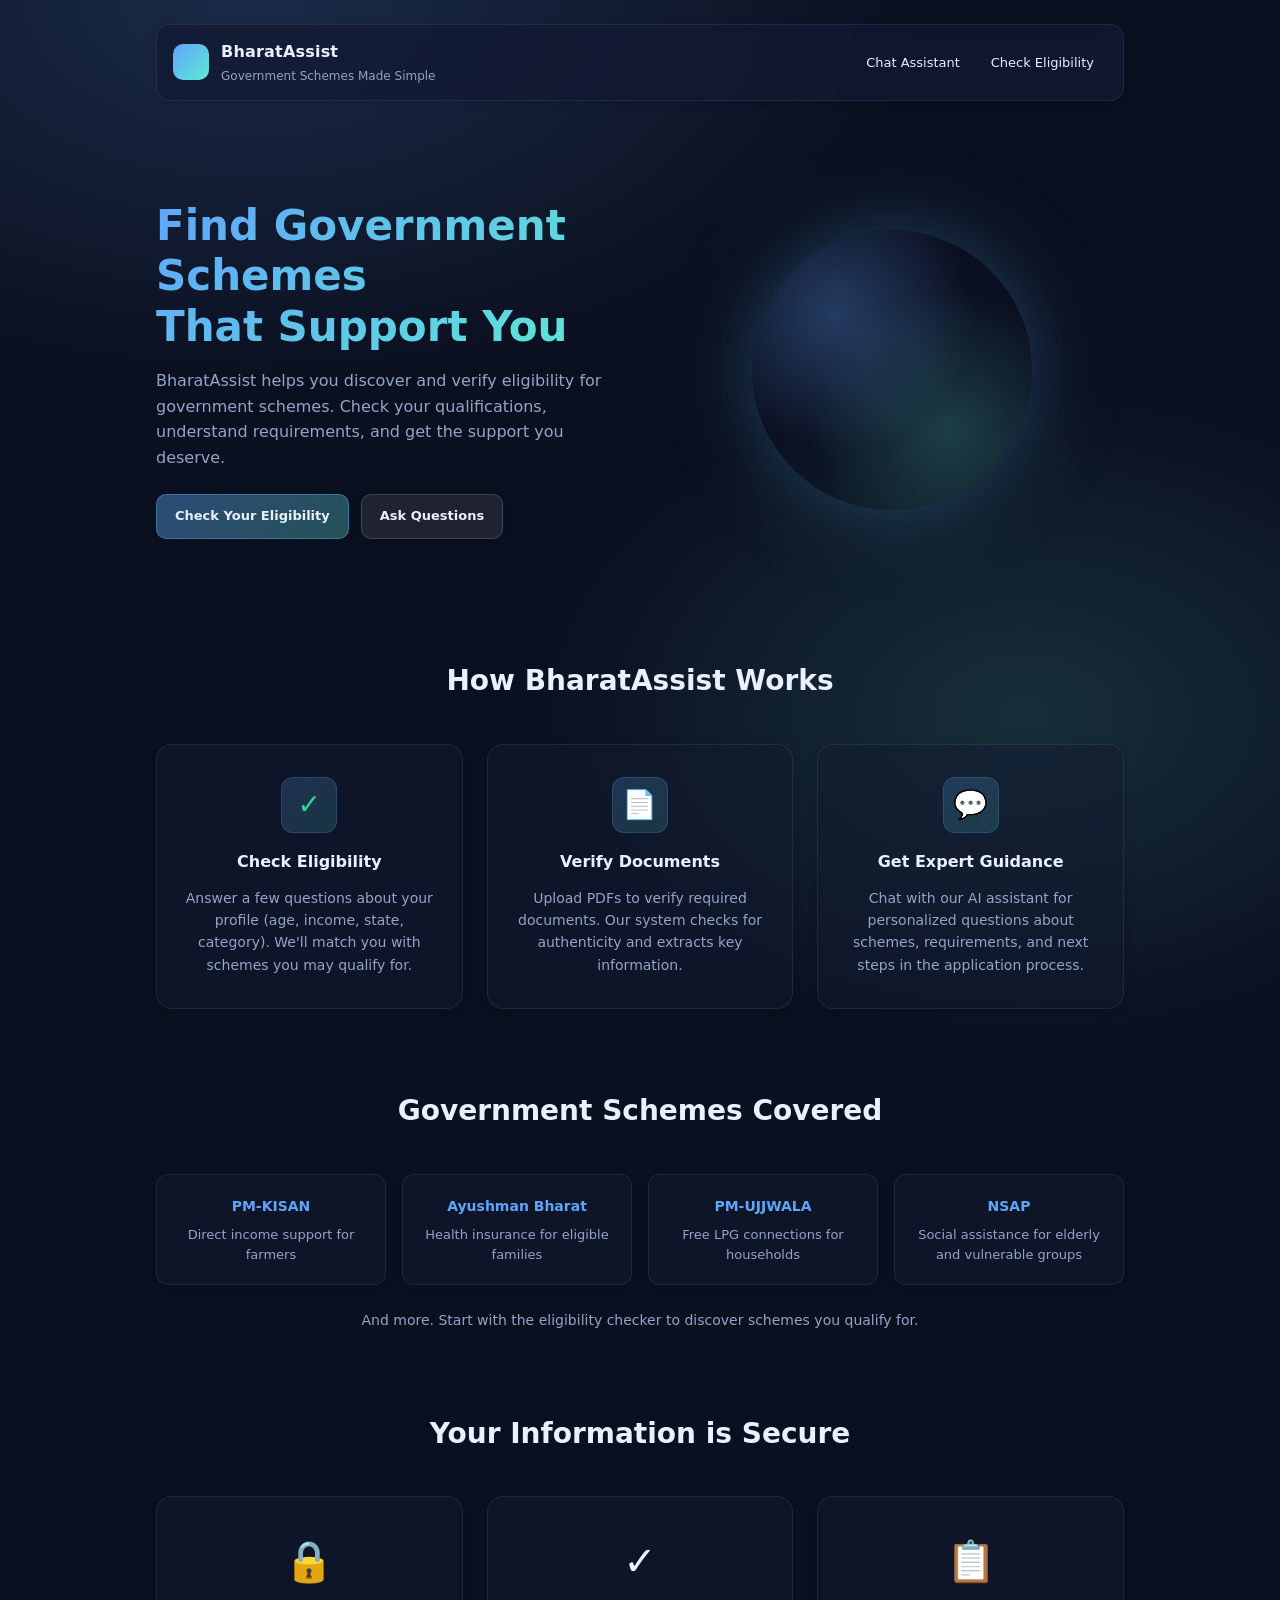
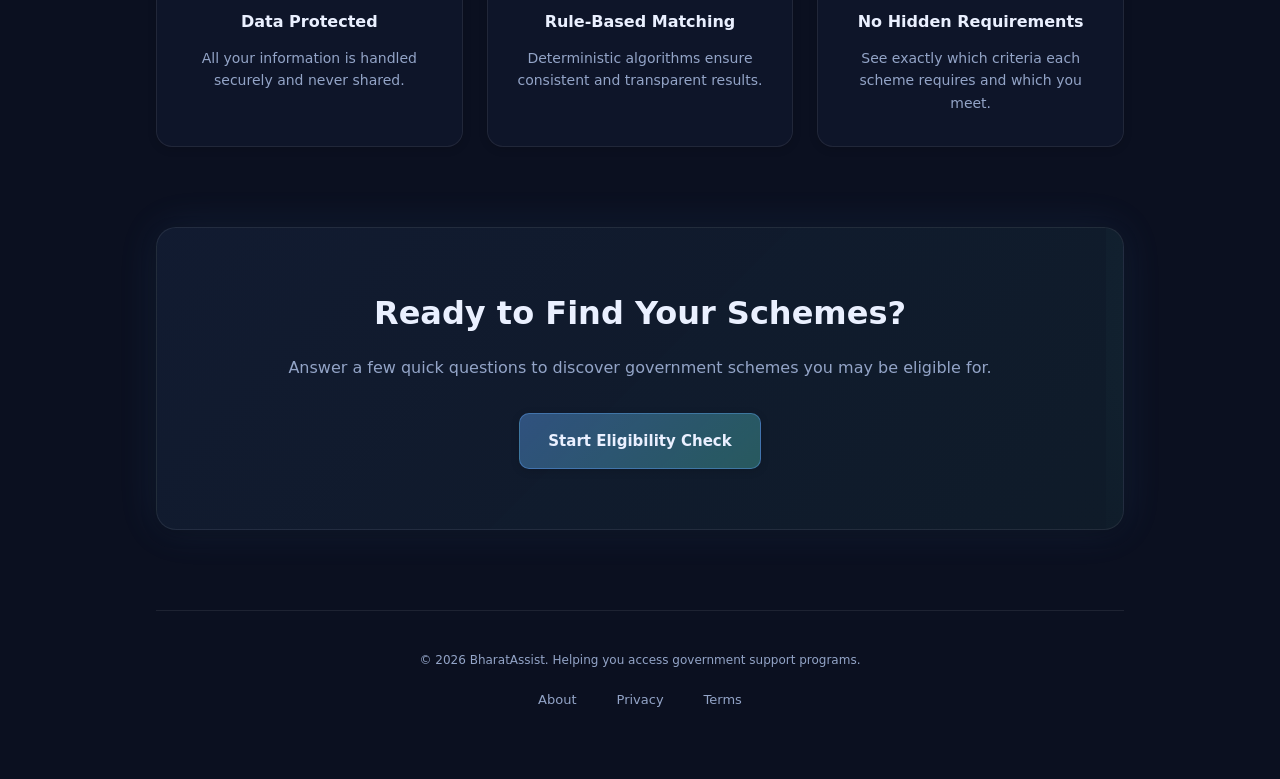
<file: frontend/index.html>
<!doctype html>
<html lang="en">
  <head>
    <meta charset="utf-8" />
    <meta name="viewport" content="width=device-width, initial-scale=1" />
    <title>BharatAssist – Find Government Schemes for You</title>
    <link rel="stylesheet" href="./style.css" />
  </head>
  <body>
    <div class="container">
      <header>
        <div class="brand">
          <div class="logo" aria-hidden="true"></div>
          <div>
            <h1>BharatAssist</h1>
            <p>Government Schemes Made Simple</p>
          </div>
        </div>
        <nav>
          <a href="./chat.html">Chat Assistant</a>
          <a href="./eligibility.html">Check Eligibility</a>
        </nav>
      </header>

      <!-- Hero Section -->
      <section class="hero">
        <div class="hero-content">
          <h2 class="hero-title">Find Government Schemes<br />That Support You</h2>
          <p class="hero-description">
            BharatAssist helps you discover and verify eligibility for government schemes.
            Check your qualifications, understand requirements, and get the support you deserve.
          </p>
          <div class="hero-actions">
            <a href="./eligibility.html" class="btn btn-primary">Check Your Eligibility</a>
            <a href="./chat.html" class="btn btn-secondary">Ask Questions</a>
          </div>
        </div>
        <div class="hero-visual" aria-hidden="true">
          <div class="hero-glyph"></div>
        </div>
      </section>

      <!-- Features Section -->
      <section class="features">
        <h3>How BharatAssist Works</h3>
        <div class="features-grid">
          <div class="feature-card">
            <div class="feature-icon icon-check"></div>
            <h4>Check Eligibility</h4>
            <p>
              Answer a few questions about your profile (age, income, state, category).
              We'll match you with schemes you may qualify for.
            </p>
          </div>
          <div class="feature-card">
            <div class="feature-icon icon-document"></div>
            <h4>Verify Documents</h4>
            <p>
              Upload PDFs to verify required documents.
              Our system checks for authenticity and extracts key information.
            </p>
          </div>
          <div class="feature-card">
            <div class="feature-icon icon-chat"></div>
            <h4>Get Expert Guidance</h4>
            <p>
              Chat with our AI assistant for personalized questions about schemes,
              requirements, and next steps in the application process.
            </p>
          </div>
        </div>
      </section>

      <!-- Schemes Overview -->
      <section class="schemes-overview">
        <h3>Government Schemes Covered</h3>
        <div class="schemes-list">
          <div class="scheme-item">
            <h4>PM-KISAN</h4>
            <p>Direct income support for farmers</p>
          </div>
          <div class="scheme-item">
            <h4>Ayushman Bharat</h4>
            <p>Health insurance for eligible families</p>
          </div>
          <div class="scheme-item">
            <h4>PM-UJJWALA</h4>
            <p>Free LPG connections for households</p>
          </div>
          <div class="scheme-item">
            <h4>NSAP</h4>
            <p>Social assistance for elderly and vulnerable groups</p>
          </div>
        </div>
        <p class="schemes-note">And more. Start with the eligibility checker to discover schemes you qualify for.</p>
      </section>

      <!-- Security Section -->
      <section class="security">
        <h3>Your Information is Secure</h3>
        <div class="security-grid">
          <div class="security-item">
            <div class="security-icon">🔒</div>
            <h4>Data Protected</h4>
            <p>All your information is handled securely and never shared.</p>
          </div>
          <div class="security-item">
            <div class="security-icon">✓</div>
            <h4>Rule-Based Matching</h4>
            <p>Deterministic algorithms ensure consistent and transparent results.</p>
          </div>
          <div class="security-item">
            <div class="security-icon">📋</div>
            <h4>No Hidden Requirements</h4>
            <p>See exactly which criteria each scheme requires and which you meet.</p>
          </div>
        </div>
      </section>

      <!-- CTA Section -->
      <section class="cta-section">
        <h3>Ready to Find Your Schemes?</h3>
        <p>Answer a few quick questions to discover government schemes you may be eligible for.</p>
        <a href="./eligibility.html" class="btn btn-primary btn-large">Start Eligibility Check</a>
      </section>

      <!-- Footer -->
      <footer class="landing-footer">
        <p>&copy; 2026 BharatAssist. Helping you access government support programs.</p>
        <div class="footer-links">
          <a href="#about">About</a>
          <a href="#privacy">Privacy</a>
          <a href="#terms">Terms</a>
        </div>
      </footer>
    </div>
  </body>
</html>
</file>
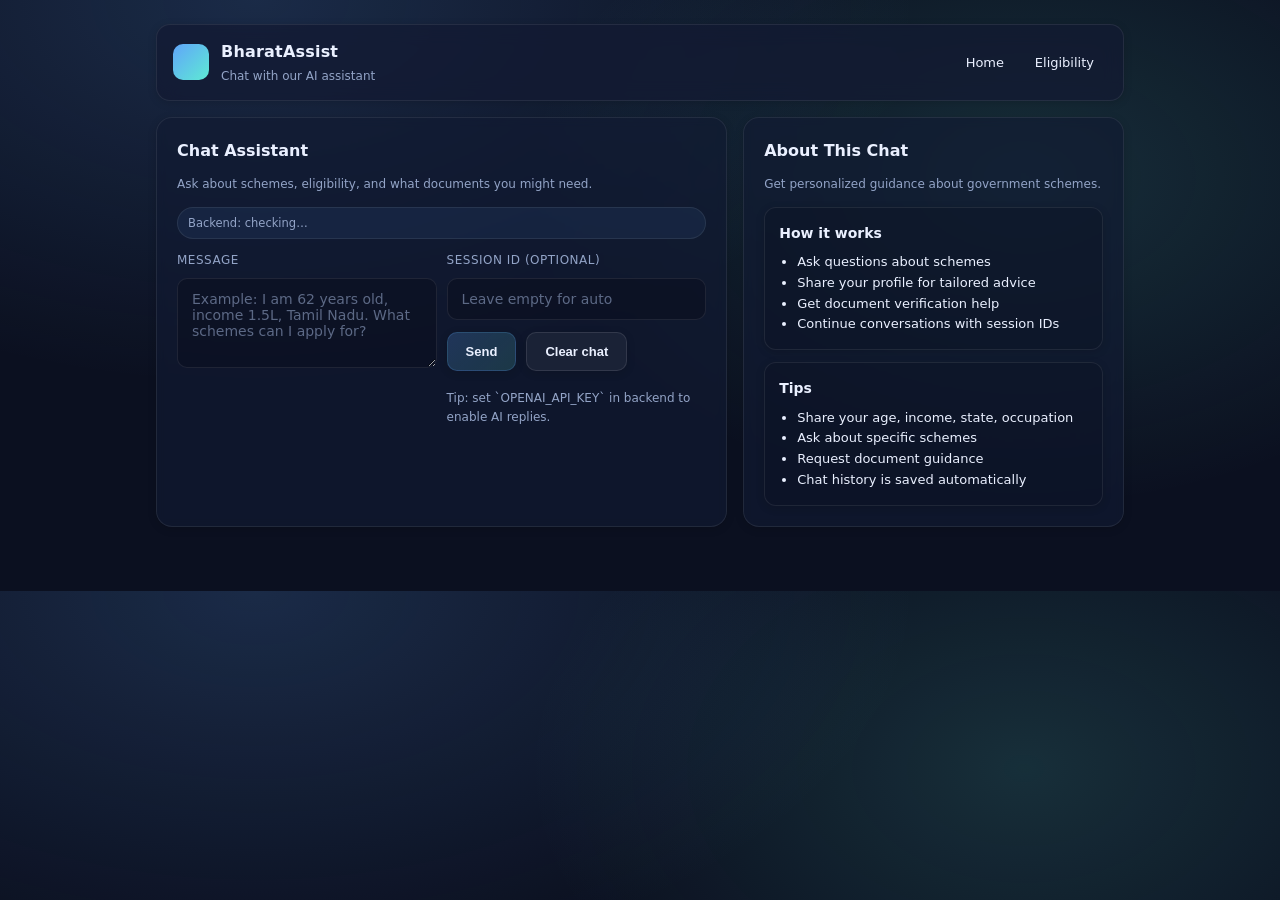
<file: frontend/chat.html>
<!doctype html>
<html lang="en">
  <head>
    <meta charset="utf-8" />
    <meta name="viewport" content="width=device-width, initial-scale=1" />
    <title>BharatAssist – Chat Assistant</title>
    <link rel="stylesheet" href="./style.css" />
  </head>
  <body>
    <div class="container">
      <header>
        <div class="brand">
          <div class="logo" aria-hidden="true"></div>
          <div>
            <h1>BharatAssist</h1>
            <p>Chat with our AI assistant</p>
          </div>
        </div>
        <nav>
          <a href="./index.html">Home</a>
          <a href="./eligibility.html">Eligibility</a>
        </nav>
      </header>

      <div class="grid cols-2">
        <section class="card">
          <h2>Chat Assistant</h2>
          <p class="hint">Ask about schemes, eligibility, and what documents you might need.</p>

          <div class="row">
            <div class="pill">Backend: <span id="apiStatus">checking…</span></div>
          </div>

          <div id="chat" class="chat" aria-live="polite"></div>

          <div class="row cols-2" style="margin-top: 12px;">
            <div>
              <label for="message">Message</label>
              <textarea id="message" placeholder="Example: I am 62 years old, income 1.5L, Tamil Nadu. What schemes can I apply for?"></textarea>
            </div>
            <div>
              <label for="sessionId">Session ID (optional)</label>
              <input id="sessionId" placeholder="Leave empty for auto" />
              <div style="margin-top: 12px; display: flex; gap: 10px; flex-wrap: wrap;">
                <button id="sendBtn" class="btn">Send</button>
                <button id="clearBtn" class="btn secondary">Clear chat</button>
              </div>
              <div class="footer">Tip: set `OPENAI_API_KEY` in backend to enable AI replies.</div>
            </div>
          </div>
        </section>

        <aside class="card">
          <h2>About This Chat</h2>
          <p class="hint">Get personalized guidance about government schemes.</p>
          <div class="list">
            <div class="scheme">
              <h3>How it works</h3>
              <ul>
                <li>Ask questions about schemes</li>
                <li>Share your profile for tailored advice</li>
                <li>Get document verification help</li>
                <li>Continue conversations with session IDs</li>
              </ul>
            </div>
            <div class="scheme">
              <h3>Tips</h3>
              <ul>
                <li>Share your age, income, state, occupation</li>
                <li>Ask about specific schemes</li>
                <li>Request document guidance</li>
                <li>Chat history is saved automatically</li>
              </ul>
            </div>
          </div>
        </aside>
      </div>
    </div>

    <script src="./script.js"></script>
  </body>
</html>
</file>
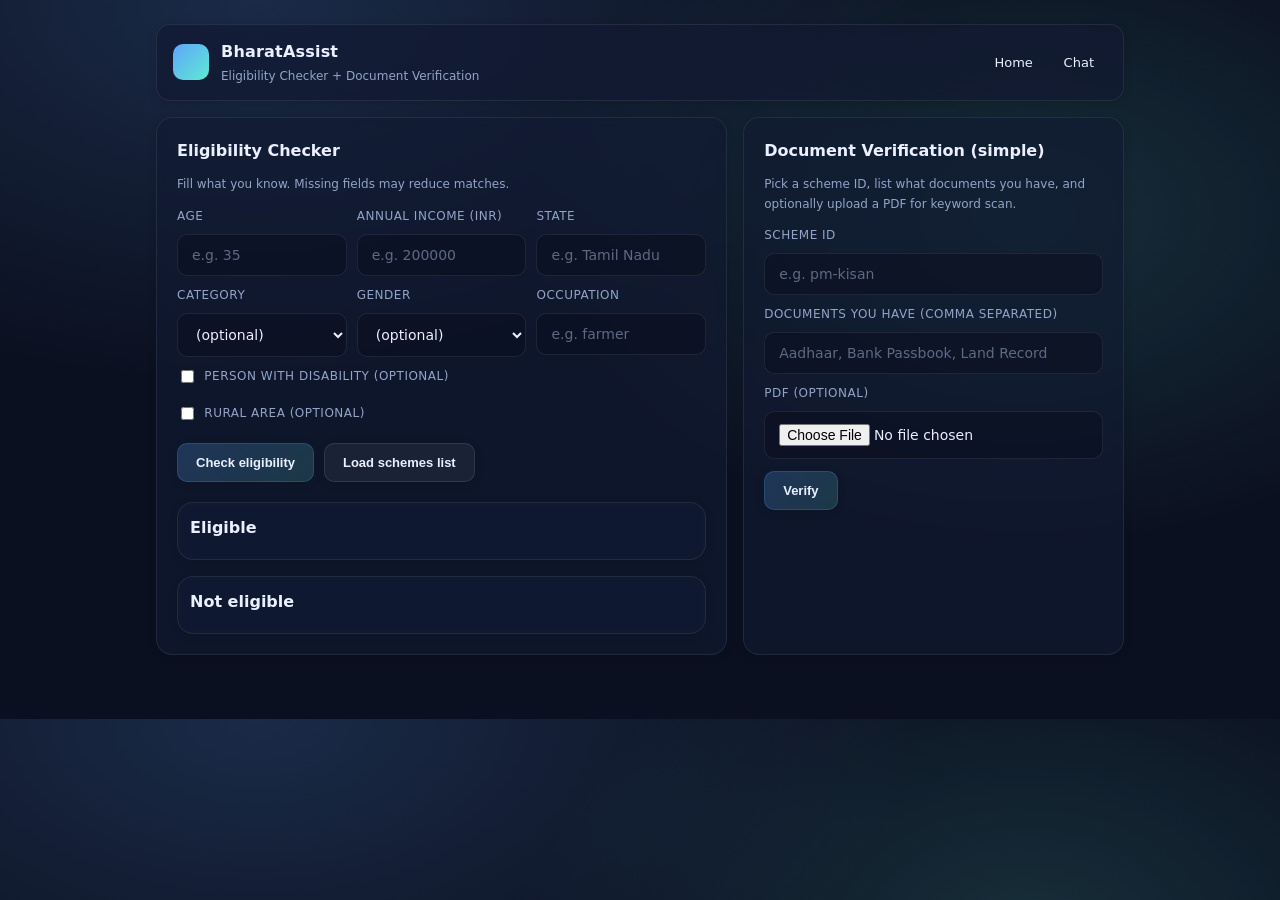
<file: frontend/eligibility.html>
<!doctype html>
<html lang="en">
  <head>
    <meta charset="utf-8" />
    <meta name="viewport" content="width=device-width, initial-scale=1" />
    <title>BharatAssist – Eligibility</title>
    <link rel="stylesheet" href="./style.css" />
  </head>
  <body>
    <div class="container">
      <header>
        <div class="brand">
          <div class="logo" aria-hidden="true"></div>
          <div>
            <h1>BharatAssist</h1>
            <p>Eligibility Checker + Document Verification</p>
          </div>
        </div>
        <nav>
          <a href="./index.html">Home</a>
          <a href="./chat.html">Chat</a>
        </nav>
      </header>

      <div class="grid cols-2">
        <section class="card">
          <h2>Eligibility Checker</h2>
          <p class="hint">Fill what you know. Missing fields may reduce matches.</p>

          <div class="row cols-3">
            <div>
              <label for="age">Age</label>
              <input id="age" type="number" min="0" max="120" placeholder="e.g. 35" />
            </div>
            <div>
              <label for="income">Annual Income (INR)</label>
              <input id="income" type="number" min="0" placeholder="e.g. 200000" />
            </div>
            <div>
              <label for="state">State</label>
              <input id="state" placeholder="e.g. Tamil Nadu" />
            </div>
          </div>

          <div class="row cols-3" style="margin-top: 10px;">
            <div>
              <label for="category">Category</label>
              <select id="category">
                <option value="">(optional)</option>
                <option value="general">General</option>
                <option value="obc">OBC</option>
                <option value="sc">SC</option>
                <option value="st">ST</option>
                <option value="ews">EWS</option>
              </select>
            </div>
            <div>
              <label for="gender">Gender</label>
              <select id="gender">
                <option value="">(optional)</option>
                <option value="male">Male</option>
                <option value="female">Female</option>
                <option value="other">Other</option>
              </select>
            </div>
            <div>
              <label for="occupation">Occupation</label>
              <input id="occupation" placeholder="e.g. farmer" />
            </div>
          </div>

          <div class="row" style="margin-top: 10px;">
            <div>
              <label>
                <input id="isDisabled" type="checkbox" />
                &nbsp;Person with disability (optional)
              </label>
            </div>
          </div>

          <div class="row" style="margin-top: 10px;">
            <div>
              <label>
                <input id="isRural" type="checkbox" />
                &nbsp;Rural area (optional)
              </label>
            </div>
          </div>

          <div style="margin-top: 12px; display: flex; gap: 10px; flex-wrap: wrap;">
            <button id="checkBtn" class="btn">Check eligibility</button>
            <button id="loadSchemesBtn" class="btn secondary">Load schemes list</button>
          </div>

          <div id="bestMatchContainer" style="margin-top: 20px;"></div>

          <div class="grid" style="margin-top: 14px;">
            <div class="card" style="padding: 12px;">
              <h2 style="margin-bottom: 6px;">Eligible</h2>
              <div id="eligibleList" class="list"></div>
            </div>
            <div class="card" style="padding: 12px;">
              <h2 style="margin-bottom: 6px;">Not eligible</h2>
              <div id="notEligibleList" class="list"></div>
            </div>
          </div>
        </section>

        <aside class="card">
          <h2>Document Verification (simple)</h2>
          <p class="hint">Pick a scheme ID, list what documents you have, and optionally upload a PDF for keyword scan.</p>

          <div class="row">
            <div>
              <label for="schemeId">Scheme ID</label>
              <input id="schemeId" placeholder="e.g. pm-kisan" />
            </div>
            <div>
              <label for="declaredDocs">Documents you have (comma separated)</label>
              <input id="declaredDocs" placeholder="Aadhaar, Bank Passbook, Land Record" />
            </div>
            <div>
              <label for="pdfFile">PDF (optional)</label>
              <input id="pdfFile" type="file" accept="application/pdf" />
            </div>
          </div>

          <div style="margin-top: 12px; display: flex; gap: 10px; flex-wrap: wrap;">
            <button id="verifyBtn" class="btn">Verify</button>
          </div>

          <div id="verifyOut" class="scheme" style="margin-top: 14px; display: none;"></div>
        </aside>
      </div>
    </div>

    <script src="./script.js"></script>
  </body>
</html>
</file>
<file: frontend/style.css>
:root {
  --bg: #0b1020;
  --card: #121a33;
  --muted: #93a4c7;
  --text: #eaf0ff;
  --accent: #5eead4;
  --accent2: #60a5fa;
  --danger: #fb7185;
  --ok: #34d399;
  --border: rgba(255, 255, 255, 0.08);
  --shadow-sm: 0 2px 8px rgba(0, 0, 0, 0.15);
  --shadow-md: 0 4px 16px rgba(0, 0, 0, 0.2);
  --shadow-lg: 0 8px 32px rgba(0, 0, 0, 0.3);
  --transition: all 0.3s cubic-bezier(0.4, 0, 0.2, 1);
}

* {
  box-sizing: border-box;
}

html {
  scroll-behavior: smooth;
}

body {
  margin: 0;
  font-family: ui-sans-serif, system-ui, -apple-system, Segoe UI, Roboto, Arial;
  color: var(--text);
  background: radial-gradient(1200px 700px at 20% 0%, rgba(96,165,250,.18), transparent 55%),
              radial-gradient(900px 600px at 80% 30%, rgba(94,234,212,.14), transparent 55%),
              var(--bg);
  font-size: 15px;
  line-height: 1.6;
  -webkit-font-smoothing: antialiased;
  -moz-osx-font-smoothing: grayscale;
}

.container {
  max-width: 1000px;
  margin: 0 auto;
  padding: 24px 16px 64px;
}

header {
  display: flex;
  align-items: center;
  justify-content: space-between;
  gap: 12px;
  padding: 14px 16px;
  border: 1px solid var(--border);
  background: rgba(18,26,51,0.72);
  backdrop-filter: blur(10px);
  border-radius: 14px;
  position: sticky;
  top: 12px;
  z-index: 2;
  box-shadow: var(--shadow-sm);
  transition: var(--transition);
}

header:hover {
  box-shadow: var(--shadow-md);
  border-color: rgba(96,165,250,0.2);
}

.brand {
  display: flex;
  align-items: center;
  gap: 12px;
}
.logo {
  width: 36px;
  height: 36px;
  border-radius: 10px;
  background: linear-gradient(135deg, var(--accent2), var(--accent));
}
.brand h1 {
  font-size: 16px;
  margin: 0;
  letter-spacing: 0.2px;
}
.brand p {
  margin: 2px 0 0;
  color: var(--muted);
  font-size: 12px;
}

nav a {
  color: var(--text);
  text-decoration: none;
  font-size: 13px;
  padding: 10px 12px;
  border-radius: 10px;
  border: 1px solid transparent;
  transition: var(--transition);
  font-weight: 500;
}

nav a:hover {
  border-color: var(--accent2);
  background: rgba(96,165,250,0.1);
  color: var(--accent);
  transform: translateX(2px);
}

nav a:focus {
  outline: 2px solid var(--accent2);
  outline-offset: 2px;
}

.grid {
  display: grid;
  gap: 16px;
  margin-top: 16px;
}
@media (min-width: 900px) {
  .grid.cols-2 { grid-template-columns: 1.2fr 0.8fr; }
}

.card {
  border: 1px solid var(--border);
  background: rgba(18,26,51,0.66);
  border-radius: 16px;
  padding: 20px;
  box-shadow: var(--shadow-sm);
  transition: var(--transition);
  backdrop-filter: blur(5px);
}

.card:hover {
  box-shadow: var(--shadow-md);
  border-color: rgba(96,165,250,0.2);
  transform: translateY(-2px);
}

.card h2 {
  margin: 0 0 12px;
  font-size: 16px;
  font-weight: 600;
  color: var(--text);
}
.hint { color: var(--muted); font-size: 12px; margin: 0 0 12px; }

.row {
  display: grid;
  gap: 10px;
}
@media (min-width: 700px) {
  .row.cols-2 { grid-template-columns: 1fr 1fr; }
  .row.cols-3 { grid-template-columns: 1fr 1fr 1fr; }
}

label {
  font-size: 12px;
  color: var(--muted);
  display: block;
  margin-bottom: 8px;
  font-weight: 500;
  text-transform: uppercase;
  letter-spacing: 0.5px;
}

input, select, textarea {
  width: 100%;
  padding: 12px 14px;
  border-radius: 10px;
  border: 1.5px solid var(--border);
  background: rgba(11,16,32,0.55);
  color: var(--text);
  outline: none;
  transition: var(--transition);
  font-size: 14px;
  font-family: inherit;
}

input::placeholder, textarea::placeholder {
  color: color-mix(in srgb, var(--muted) 60%, transparent);
}

input:hover, select:hover, textarea:hover {
  border-color: rgba(96,165,250,0.3);
  background: rgba(11,16,32,0.7);
}

input:focus, select:focus, textarea:focus {
  border-color: var(--accent2);
  background: rgba(11,16,32,0.9);
  box-shadow: 0 0 0 3px rgba(96,165,250,0.1);
}

textarea {
  min-height: 90px;
  resize: vertical;
}

.btn {
  display: inline-flex;
  align-items: center;
  justify-content: center;
  gap: 8px;
  padding: 11px 18px;
  border-radius: 10px;
  border: 1px solid rgba(96,165,250,0.2);
  background: linear-gradient(135deg, rgba(96,165,250,.22), rgba(94,234,212,.16));
  color: var(--text);
  cursor: pointer;
  font-weight: 600;
  font-size: 13px;
  text-decoration: none;
  transition: var(--transition);
  box-shadow: var(--shadow-sm);
  position: relative;
  overflow: hidden;
}

.btn::before {
  content: '';
  position: absolute;
  top: 0;
  left: -100%;
  width: 100%;
  height: 100%;
  background: linear-gradient(90deg, transparent, rgba(255,255,255,0.1), transparent);
  transition: left 0.5s ease;
}

.btn:hover::before {
  left: 100%;
}

.btn:hover {
  background: linear-gradient(135deg, rgba(96,165,250,.32), rgba(94,234,212,.26));
  border-color: rgba(96,165,250,0.4);
  box-shadow: var(--shadow-md);
  transform: translateY(-2px);
}

.btn:active {
  transform: translateY(0);
  box-shadow: var(--shadow-sm);
}

.btn.secondary {
  background: rgba(255,255,255,0.05);
  border-color: rgba(255,255,255,0.1);
}

.btn.secondary:hover {
  background: rgba(255,255,255,0.1);
  border-color: rgba(255,255,255,0.2);
}

.btn.btn-primary {
  background: linear-gradient(135deg, rgba(96,165,250,.4), rgba(94,234,212,.3));
  border-color: rgba(96,165,250,0.4);
}

.btn.btn-primary:hover {
  background: linear-gradient(135deg, rgba(96,165,250,.5), rgba(94,234,212,.4));
  border-color: rgba(96,165,250,0.5);
}

.btn.btn-secondary {
  background: rgba(255,255,255,0.08);
  border-color: rgba(255,255,255,0.15);
}

.btn.btn-secondary:hover {
  background: rgba(255,255,255,0.15);
  border-color: rgba(255,255,255,0.25);
}

.btn.btn-large {
  padding: 15px 28px;
  font-size: 15px;
}

.btn:disabled {
  opacity: 0.6;
  cursor: not-allowed;
  transform: none;
  box-shadow: none;
}

.btn:disabled:hover {
  transform: none;
}

.chat {
  display: flex;
  flex-direction: column;
  gap: 12px;
  max-height: 420px;
  overflow: auto;
  padding-right: 4px;
}

.bubble {
  max-width: 90%;
  padding: 12px 14px;
  border-radius: 12px;
  border: 1px solid var(--border);
  line-height: 1.5;
  white-space: pre-wrap;
  word-break: break-word;
  font-size: 14px;
  animation: fadeInUp 0.3s ease-out;
  box-shadow: var(--shadow-sm);
}

@keyframes fadeInUp {
  from {
    opacity: 0;
    transform: translateY(10px);
  }
  to {
    opacity: 1;
    transform: translateY(0);
  }
}

.bubble.user {
  align-self: flex-end;
  background: linear-gradient(135deg, rgba(96,165,250,.16), rgba(96,165,250,.08));
  border-color: rgba(96,165,250,0.2);
}

.bubble.assistant {
  align-self: flex-start;
  background: linear-gradient(135deg, rgba(94,234,212,.12), rgba(94,234,212,.06));
  border-color: rgba(94,234,212,0.2);
}

.pill {
  display: inline-block;
  padding: 6px 10px;
  border: 1px solid var(--border);
  border-radius: 16px;
  color: var(--muted);
  font-size: 11.5px;
  font-weight: 500;
  background: rgba(96,165,250,0.08);
  transition: var(--transition);
}

.pill:hover {
  background: rgba(96,165,250,0.12);
  border-color: rgba(96,165,250,0.3);
}

.list {
  display: grid;
  gap: 12px;
}

.scheme {
  border: 1px solid var(--border);
  border-radius: 12px;
  padding: 14px;
  background: rgba(11,16,32,0.35);
  transition: var(--transition);
  box-shadow: var(--shadow-sm);
}

.scheme:hover {
  background: rgba(11,16,32,0.5);
  border-color: rgba(96,165,250,0.2);
  box-shadow: var(--shadow-md);
  transform: translateX(2px);
}

.scheme h3 {
  margin: 0 0 8px;
  font-size: 14px;
  font-weight: 600;
  color: var(--text);
}

.scheme p {
  margin: 0 0 10px;
  color: var(--muted);
  font-size: 13px;
  line-height: 1.5;
}

.scheme ul {
  margin: 0;
  padding-left: 18px;
  color: var(--text);
  font-size: 13px;
}

.status.ok { color: var(--ok); }
.status.bad { color: var(--danger); }

.footer {
  margin-top: 18px;
  color: var(--muted);
  font-size: 12px;
}

/* Landing Page Styles */
.hero {
  display: grid;
  grid-template-columns: 1fr 1fr;
  gap: 40px;
  align-items: center;
  margin: 60px 0 80px;
  padding: 40px 0;
}
@media (max-width: 800px) {
  .hero {
    grid-template-columns: 1fr;
    gap: 30px;
    margin: 40px 0 60px;
    padding: 30px 0;
  }
}

.hero-title {
  font-size: 42px;
  margin: 0 0 16px;
  line-height: 1.2;
  font-weight: 700;
  background: linear-gradient(135deg, var(--accent2), var(--accent));
  -webkit-background-clip: text;
  -webkit-text-fill-color: transparent;
  background-clip: text;
  animation: titleSlideIn 0.6s ease-out;
}

@keyframes titleSlideIn {
  from {
    opacity: 0;
    transform: translateY(20px);
  }
  to {
    opacity: 1;
    transform: translateY(0);
  }
}

@media (max-width: 800px) {
  .hero-title {
    font-size: 32px;
  }
}

.hero-description {
  font-size: 16px;
  color: var(--muted);
  line-height: 1.6;
  margin: 0 0 24px;
  animation: fadeIn 0.6s ease-out 0.1s both;
}

@keyframes fadeIn {
  from {
    opacity: 0;
  }
  to {
    opacity: 1;
  }
}

.hero-actions {
  display: flex;
  gap: 12px;
  flex-wrap: wrap;
  animation: fadeIn 0.6s ease-out 0.2s both;
}

.hero-visual {
  position: relative;
  height: 300px;
  display: flex;
  align-items: center;
  justify-content: center;
}

@media (max-width: 800px) {
  .hero-visual {
    height: 200px;
  }
}

.hero-glyph {
  width: 280px;
  height: 280px;
  border-radius: 50%;
  background: radial-gradient(circle at 30% 30%, rgba(96,165,250,.3), transparent 50%),
              radial-gradient(circle at 70% 70%, rgba(94,234,212,.2), transparent 50%);
  box-shadow: 0 0 100px rgba(96,165,250,.2), 0 0 60px rgba(94,234,212,.1);
  animation: float 6s ease-in-out infinite;
}

/* Features Section */
.features {
  margin: 80px 0;
  text-align: center;
}
.features h3 {
  font-size: 28px;
  margin: 0 0 40px;
  color: var(--text);
}

.features-grid {
  display: grid;
  grid-template-columns: repeat(3, 1fr);
  gap: 24px;
}
@media (max-width: 900px) {
  .features-grid {
    grid-template-columns: repeat(2, 1fr);
  }
}
@media (max-width: 600px) {
  .features-grid {
    grid-template-columns: 1fr;
  }
}

.feature-card {
  border: 1px solid var(--border);
  background: rgba(18,26,51,0.5);
  border-radius: 16px;
  padding: 32px 24px;
  text-align: center;
  transition: var(--transition);
  box-shadow: var(--shadow-sm);
}

.feature-card:hover {
  border-color: rgba(96,165,250,0.3);
  background: rgba(18,26,51,0.7);
  transform: translateY(-6px);
  box-shadow: var(--shadow-lg), 0 0 20px rgba(96,165,250,0.1);
}

.feature-icon {
  width: 56px;
  height: 56px;
  margin: 0 auto 16px;
  border-radius: 12px;
  background: linear-gradient(135deg, rgba(96,165,250,.2), rgba(94,234,212,.15));
  border: 1px solid rgba(96,165,250,0.2);
  display: flex;
  align-items: center;
  justify-content: center;
  font-size: 28px;
  position: relative;
  transition: var(--transition);
}

.feature-card:hover .feature-icon {
  transform: scale(1.1) rotate(5deg);
  border-color: rgba(96,165,250,0.4);
  background: linear-gradient(135deg, rgba(96,165,250,.3), rgba(94,234,212,.25));
}

.icon-check::before {
  content: "✓";
  color: var(--ok);
}
.icon-document::before {
  content: "📄";
}
.icon-chat::before {
  content: "💬";
}

.feature-card h4 {
  font-size: 16px;
  margin: 0 0 12px;
  color: var(--text);
}
.feature-card p {
  font-size: 14px;
  color: var(--muted);
  line-height: 1.6;
  margin: 0;
}

/* Schemes Overview */
.schemes-overview {
  margin: 80px 0;
}
.schemes-overview h3 {
  font-size: 28px;
  margin: 0 0 40px;
  color: var(--text);
  text-align: center;
}

.schemes-list {
  display: grid;
  grid-template-columns: repeat(4, 1fr);
  gap: 16px;
  margin-bottom: 24px;
}
@media (max-width: 900px) {
  .schemes-list {
    grid-template-columns: repeat(2, 1fr);
  }
}
@media (max-width: 600px) {
  .schemes-list {
    grid-template-columns: 1fr;
  }
}

.scheme-item {
  border: 1px solid var(--border);
  background: rgba(18,26,51,0.5);
  border-radius: 12px;
  padding: 20px;
  text-align: center;
  transition: var(--transition);
  box-shadow: var(--shadow-sm);
}

.scheme-item:hover {
  background: rgba(18,26,51,0.7);
  border-color: rgba(96,165,250,0.3);
  transform: translateY(-3px);
  box-shadow: var(--shadow-md);
}

.scheme-item h4 {
  font-size: 14px;
  margin: 0 0 8px;
  color: var(--accent2);
  font-weight: 600;
}

.scheme-item p {
  font-size: 13px;
  color: var(--muted);
  margin: 0;
  line-height: 1.5;
}

/* CTA Section */
.cta-section {
  text-align: center;
  margin: 80px 0;
  padding: 60px 32px;
  border: 1px solid var(--border);
  background: linear-gradient(135deg, rgba(96,165,250,.08), rgba(94,234,212,.05));
  border-radius: 20px;
  box-shadow: var(--shadow-md), 0 0 40px rgba(96,165,250,0.1);
  transition: var(--transition);
  position: relative;
  overflow: hidden;
}

.cta-section::before {
  content: '';
  position: absolute;
  top: -50%;
  right: -50%;
  width: 500px;
  height: 500px;
  background: radial-gradient(circle, rgba(94,234,212,0.08), transparent);
  animation: float 10s ease-in-out infinite;
}

.cta-section h3 {
  font-size: 32px;
  margin: 0 0 16px;
  color: var(--text);
  position: relative;
  z-index: 1;
}

.cta-section p {
  font-size: 16px;
  color: var(--muted);
  margin: 0 0 32px;
  line-height: 1.6;
  position: relative;
  z-index: 1;
}

/* Landing Footer */
.landing-footer {
  margin-top: 80px;
  padding-top: 40px;
  border-top: 1px solid var(--border);
  text-align: center;
}

.landing-footer p {
  margin: 0 0 16px;
  color: var(--muted);
  font-size: 12px;
}

.footer-links {
  display: flex;
  justify-content: center;
  gap: 24px;
}

.footer-links a {
  color: var(--muted);
  text-decoration: none;
  font-size: 13px;
  transition: var(--transition);
  padding: 4px 8px;
  border-radius: 6px;
}

.footer-links a:hover {
  color: var(--accent);
  background: rgba(96,165,250,0.1);
  transform: translateY(-2px);
}

/* Security Section (inserted) */
.schemes-note {
  text-align: center;
  color: var(--muted);
  font-size: 14px;
  margin: 0;
}

.security {
  margin: 80px 0;
}

.security h3 {
  font-size: 28px;
  margin: 0 0 40px;
  color: var(--text);
  text-align: center;
}

.security-grid {
  display: grid;
  grid-template-columns: repeat(3, 1fr);
  gap: 24px;
}

@media (max-width: 900px) {
  .security-grid {
    grid-template-columns: repeat(2, 1fr);
  }
}

@media (max-width: 600px) {
  .security-grid {
    grid-template-columns: 1fr;
  }
}

.security-item {
  border: 1px solid var(--border);
  background: rgba(18,26,51,0.5);
  border-radius: 16px;
  padding: 32px 24px;
  text-align: center;
  transition: var(--transition);
  box-shadow: var(--shadow-sm);
}

.security-item:hover {
  background: rgba(18,26,51,0.7);
  border-color: rgba(34,197,94,0.3);
  transform: translateY(-4px);
  box-shadow: var(--shadow-md), 0 0 20px rgba(52,211,153,0.1);
}

.security-icon {
  font-size: 40px;
  margin-bottom: 16px;
  transition: var(--transition);
}

.security-item:hover .security-icon {
  transform: scale(1.2);
}

.security-item h4 {
  font-size: 16px;
  margin: 0 0 12px;
  color: var(--text);
  font-weight: 600;
}

.security-item p {
  font-size: 14px;
  color: var(--muted);
  line-height: 1.6;
  margin: 0;
}

/* Best Match Card Styles */
.best-match-card {
  border: 2px solid rgba(94, 234, 212, 0.4);
  background: linear-gradient(135deg, rgba(94, 234, 212, 0.08), rgba(96, 165, 250, 0.05));
  border-radius: 16px;
  padding: 24px;
  position: relative;
  margin-bottom: 20px;
  box-shadow: var(--shadow-md), 0 0 20px rgba(94,234,212,0.1);
  transition: var(--transition);
  overflow: hidden;
}

.best-match-card::before {
  content: '';
  position: absolute;
  top: -50%;
  right: -50%;
  width: 200px;
  height: 200px;
  background: radial-gradient(circle, rgba(94,234,212,0.1), transparent);
  animation: float 6s ease-in-out infinite;
}

@keyframes float {
  0%, 100% { transform: translate(0, 0); }
  50% { transform: translate(30px, 30px); }
}

.best-match-card:hover {
  border-color: rgba(94, 234, 212, 0.6);
  box-shadow: var(--shadow-lg), 0 0 30px rgba(94,234,212,0.15);
  transform: translateY(-4px);
}

.best-match-badge {
  position: absolute;
  top: -12px;
  left: 24px;
  background: linear-gradient(135deg, #5eead4, #34d399);
  color: #0b1020;
  padding: 5px 14px;
  border-radius: 20px;
  font-size: 11px;
  font-weight: 700;
  letter-spacing: 1.2px;
  box-shadow: 0 4px 12px rgba(94,234,212,0.3);
  animation: slideDown 0.5s ease-out;
}

@keyframes slideDown {
  from {
    opacity: 0;
    transform: translateY(-20px);
  }
  to {
    opacity: 1;
    transform: translateY(0);
  }
}

.best-match-card h2 {
  margin: 8px 0 8px;
  font-size: 24px;
  color: #5eead4;
  font-weight: 700;
}

.scheme-id {
  color: var(--muted);
  font-size: 12px;
  margin: 0 0 16px;
}

.scheme-desc {
  color: var(--muted);
  margin: 16px 0;
  line-height: 1.6;
  font-size: 14px;
}

.best-match-card .section {
  margin: 18px 0;
}

.best-match-card h4 {
  font-size: 12px;
  color: var(--accent);
  margin: 0 0 10px;
  text-transform: uppercase;
  letter-spacing: 0.5px;
  font-weight: 600;
}

.best-match-card ul {
  margin: 0;
  padding-left: 18px;
  color: var(--text);
  font-size: 13.5px;
}

/* Score Display */
.score-display {
  display: flex;
  align-items: center;
  gap: 16px;
  margin: 18px 0;
  padding: 14px;
  background: linear-gradient(135deg, rgba(96, 165, 250, 0.08), rgba(94, 234, 212, 0.05));
  border-radius: 12px;
  border: 1px solid rgba(96, 165, 250, 0.15);
  animation: slideInLeft 0.4s ease-out;
}

@keyframes slideInLeft {
  from {
    opacity: 0;
    transform: translateX(-20px);
  }
  to {
    opacity: 1;
    transform: translateX(0);
  }
}

.score-number {
  font-size: 32px;
  font-weight: 700;
  color: #60a5fa;
  min-width: 70px;
  text-align: center;
  animation: scaleIn 0.5s ease-out;
}

@keyframes scaleIn {
  from {
    opacity: 0;
    transform: scale(0.8);
  }
  to {
    opacity: 1;
    transform: scale(1);
  }
}

.score-bars {
  display: flex;
  gap: 5px;
  flex: 1;
}

.score-bar {
  flex: 1;
  height: 7px;
  background: rgba(96, 165, 250, 0.2);
  border-radius: 4px;
  transition: all 0.4s ease-out;
  animation: fadeInUp 0.3s ease-out;
}

.score-bar.filled {
  background: linear-gradient(90deg, #60a5fa, #5eead4);
  box-shadow: 0 0 12px rgba(96, 165, 250, 0.5);
  animation: growVertical 0.5s ease-out;
}

@keyframes growVertical {
  from {
    height: 3px;
    opacity: 0.5;
  }
  to {
    height: 7px;
    opacity: 1;
  }
}

.score-label {
  font-size: 11px;
  color: var(--muted);
  text-transform: uppercase;
  letter-spacing: 0.5px;
  min-width: 60px;
  text-align: right;
  font-weight: 600;
}

/* Checkbox styling */
input[type="checkbox"] {
  cursor: pointer;
  width: auto;
  padding: 0;
}

label {
  display: flex;
  align-items: center;
  cursor: pointer;
}

label input[type="checkbox"] {
  margin-right: 6px;
}
</file>
